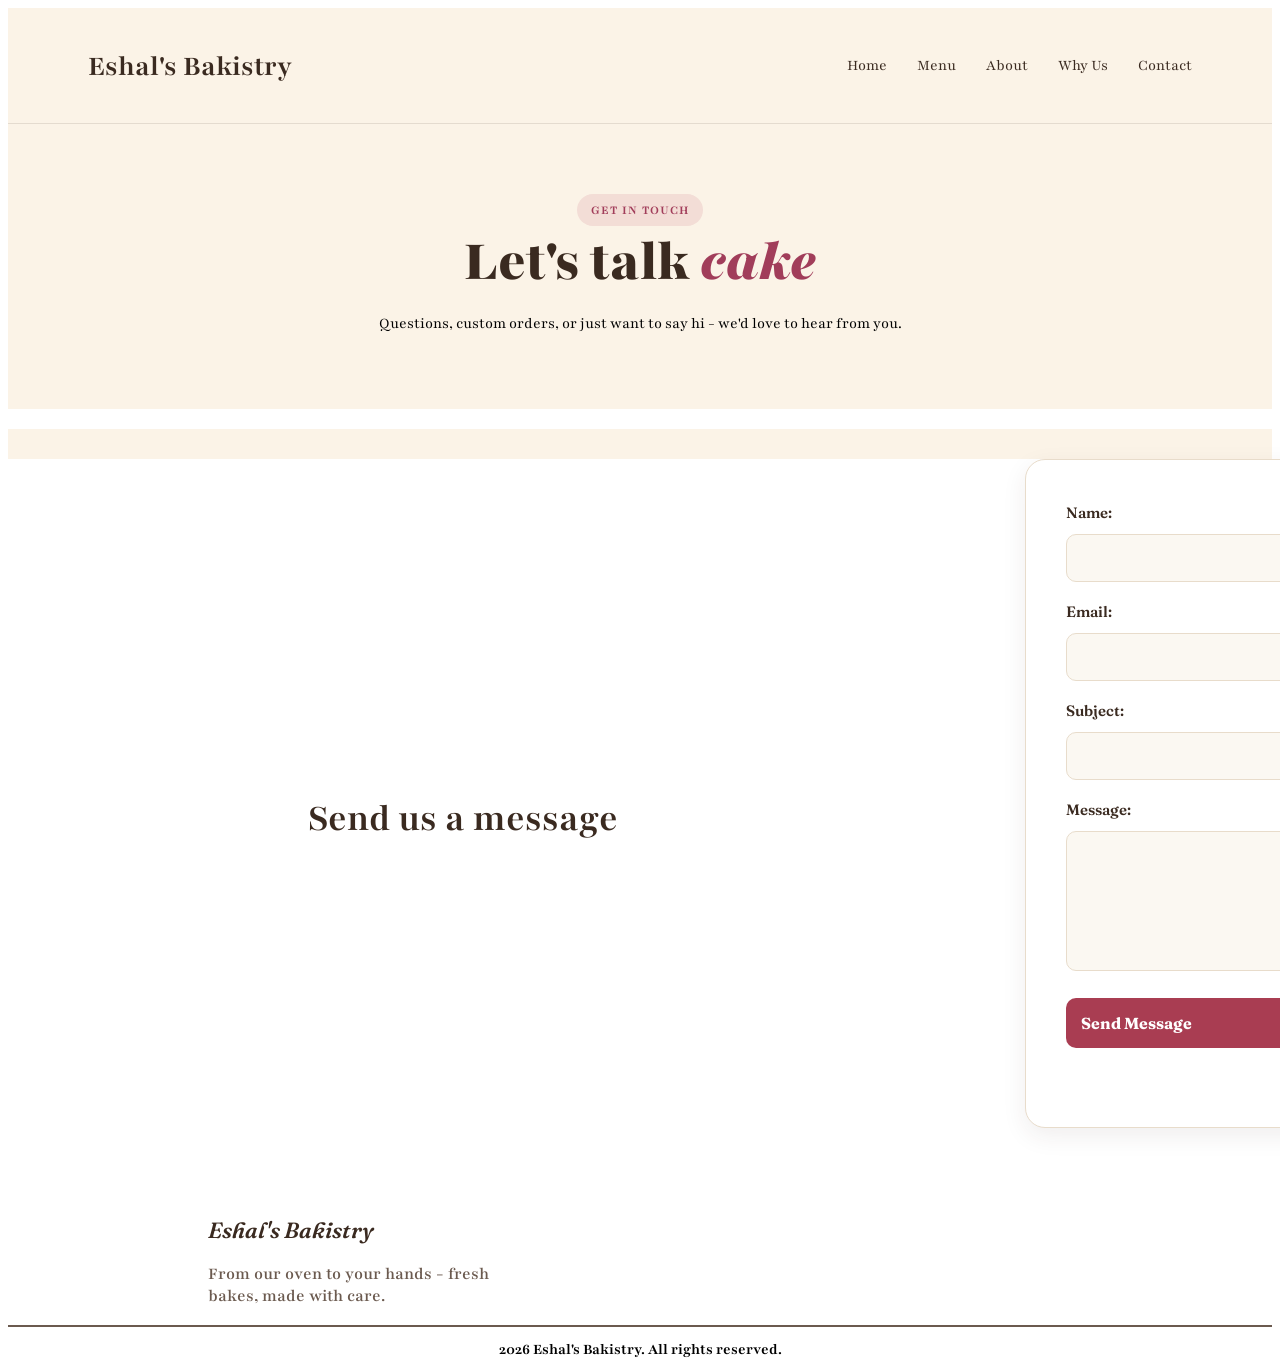
<file: contact.html>
<!DOCTYPE html>
<html>
    <head>
        <title>Contact Us</title>
         <link rel="stylesheet" href="styles.css">
        <link rel="stylesheet" href="styles.css">
        <link href="https://fonts.googleapis.com/css2?family=Playfair:ital,opsz,wght@0,5..1200,300..900;1,5..1200,300..900&family=Stardos+Stencil:wght@400;700&display=swap" rel="stylesheet">
        <link href="https://fonts.googleapis.com/css2?family=DM+Serif+Text:ital@0;1&family=Playfair:ital,opsz,wght@0,5..1200,300..900;1,5..1200,300..900&family=Stardos+Stencil:wght@400;700&display=swap" rel="stylesheet">
        <link href="https://fonts.googleapis.com/css2?family=DM+Serif+Text:ital@0;1&family=Fraunces:ital,opsz,wght@0,9..144,100..900;1,9..144,100..900&family=Playfair:ital,opsz,wght@0,5..1200,300..900;1,5..1200,300..900&family=Stardos+Stencil:wght@400;700&display=swap" rel="stylesheet">

    </head>

    <body>
    <header>

        <nav>
            <div class="section-heading"><h3>Eshal's Bakistry</h3></div>
            <div class="nav-menu">
                <a href="index.html">Home</a>
                <a href="menu.html">Menu</a>
                <a href="about.html">About</a>
                <a href="why.html">Why Us</a>
                <a href="contact.html">Contact</a>
            </div>
        </nav>
    </header>
 
        <section id="contact">
            <div class="contact-page">
                <span class="badge3">GET IN TOUCH </span>
                <h2>Let's talk <em>cake</em> </h2>
                <p>
                    Questions, custom orders, or just want to say hi - we'd love to hear from you.
                </p>

            </div>

            <div class="styling">

            </div>

            <div class="split-section2">
                <h1>Send us a message</h1>
                

                <div class="contact-form">

                    <form action="" method="POST" id="contact-form">
                        <label for="name">Name:</label>
                        <input type="text" id="name" name="name" required />

                        <label for="email">Email:</label>
                        <input type="email" id="email" name="email" required />

                        <label for="subject">Subject:</label>
                        <input type="text" id="subject" name="subject" required />

                        <label for="message">Message:</label>
                        <textarea id="message" name="message" rows="5" required></textarea>

                        <span class="button4">Send Message</span>
                        <p id="form-message"></p>
                    </form>
                </div>
            </div>
            <footer>
                <h1><i>Eshal's Bakistry</i></h1>
                <p>From our oven to your hands - fresh<br> bakes, made with care.</p>

                <div class="f2"></div>
                <div class="style-footer">
                    <h2>2026 Eshal's Bakistry. All rights reserved.</h2>
                </div>
            </footer>
        </section>
            
        </body>
</html>
</file>
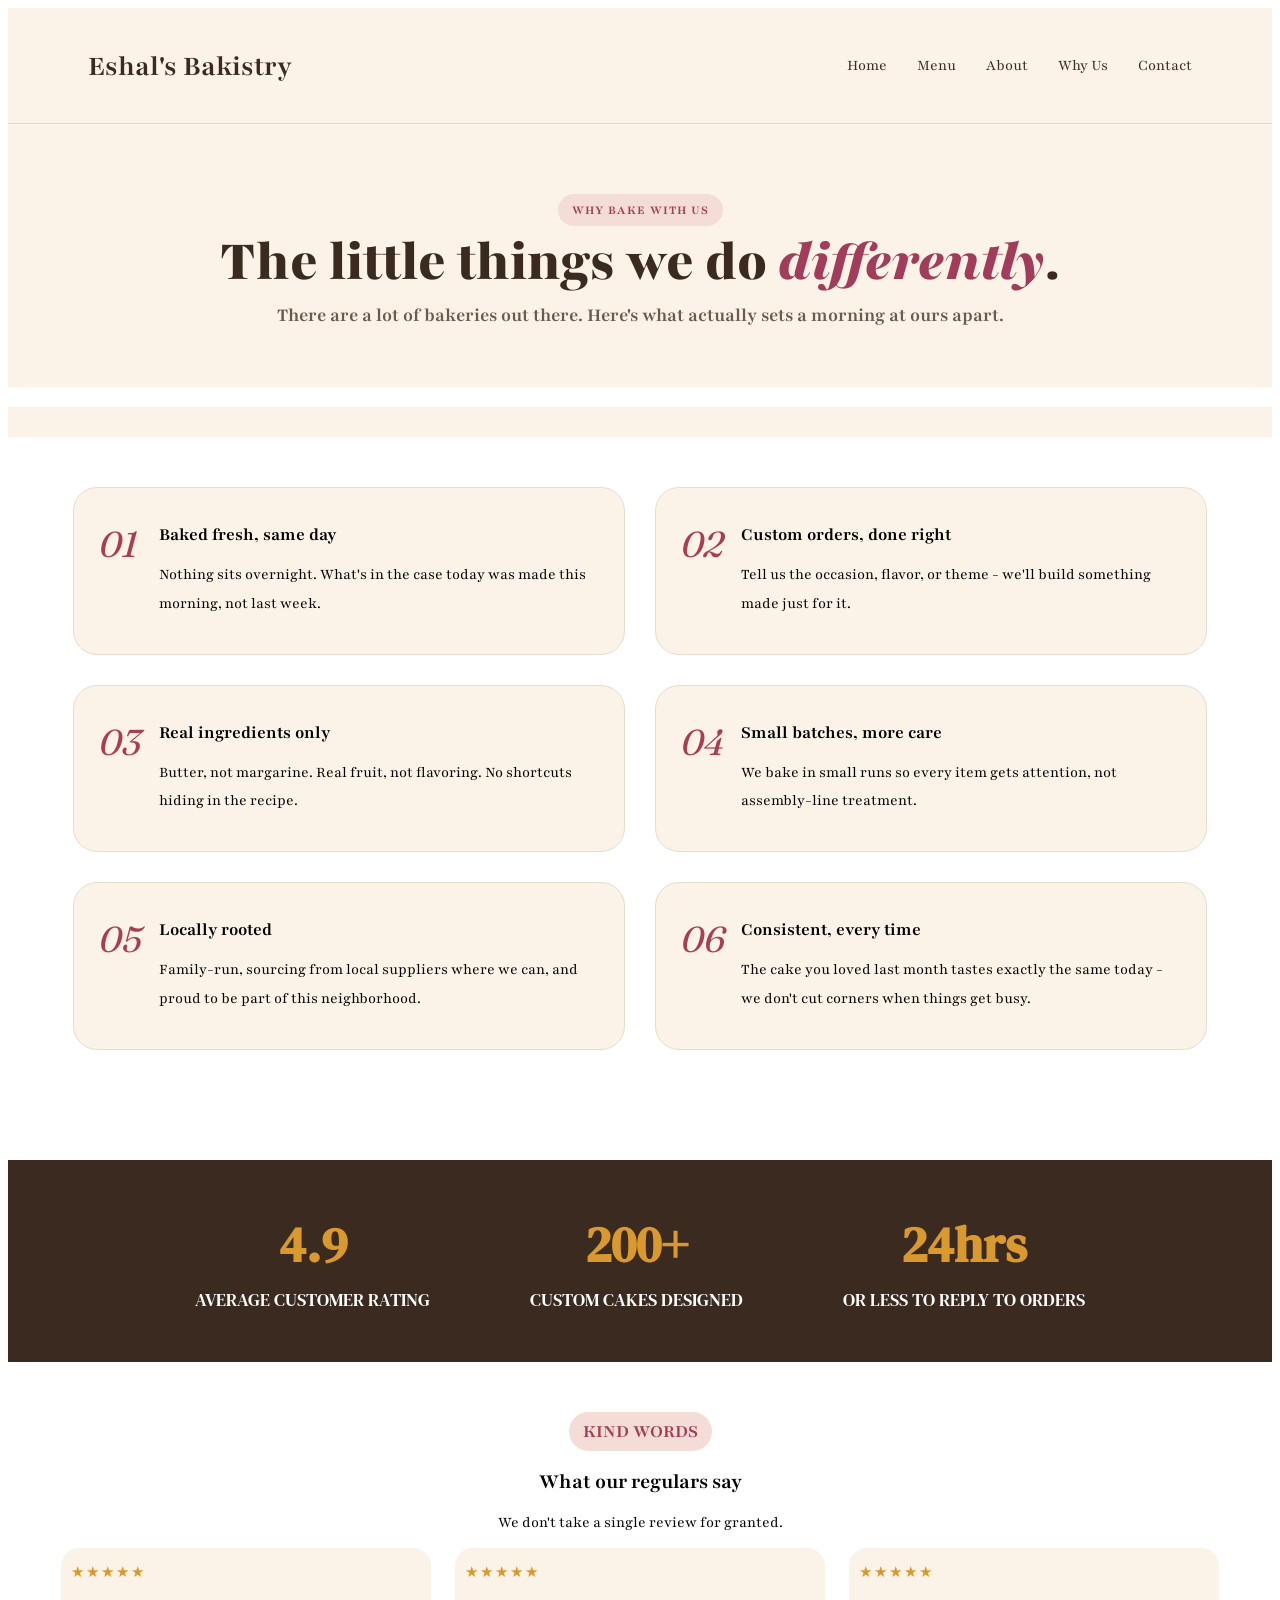
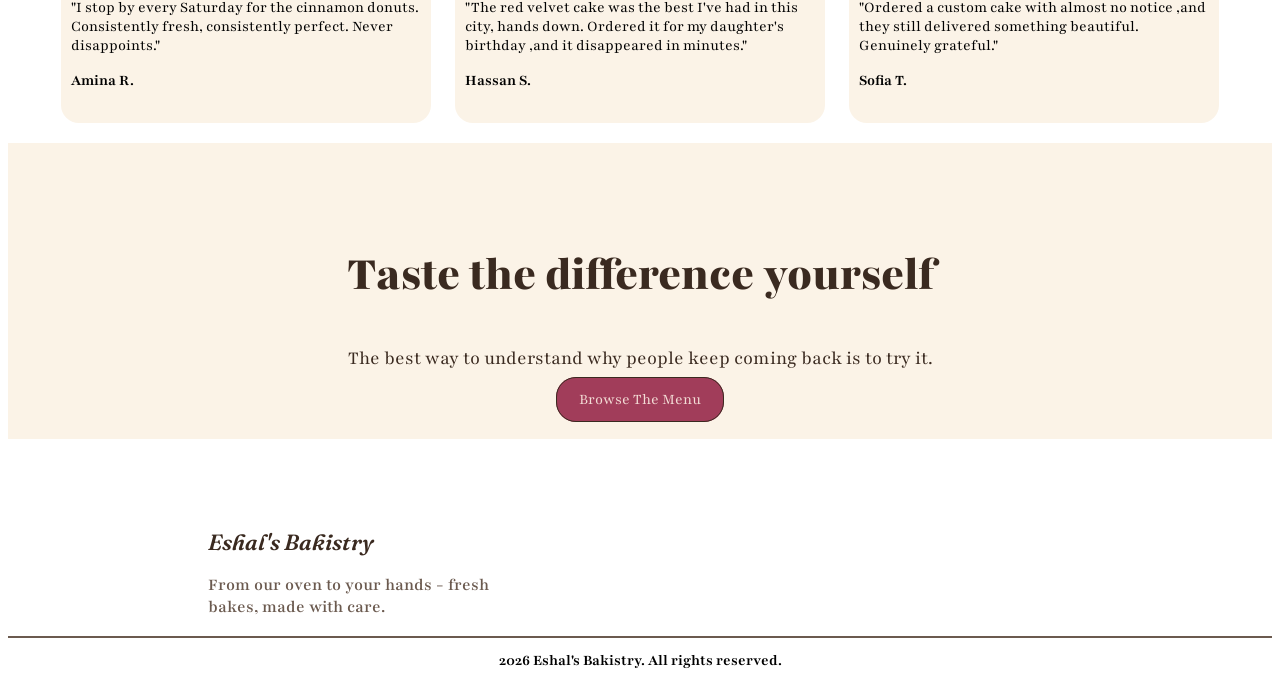
<file: why.html>
<!DOCTYPE html>
<html>
    <head>
        <title>
             Why Us
        </title>
         <link rel="stylesheet" href="styles.css">
        <link href="https://fonts.googleapis.com/css2?family=Playfair:ital,opsz,wght@0,5..1200,300..900;1,5..1200,300..900&family=Stardos+Stencil:wght@400;700&display=swap" rel="stylesheet">
        <link href="https://fonts.googleapis.com/css2?family=DM+Serif+Text:ital@0;1&family=Playfair:ital,opsz,wght@0,5..1200,300..900;1,5..1200,300..900&family=Stardos+Stencil:wght@400;700&display=swap" rel="stylesheet">
        <link href="https://fonts.googleapis.com/css2?family=DM+Serif+Text:ital@0;1&family=Fraunces:ital,opsz,wght@0,9..144,100..900;1,9..144,100..900&family=Playfair:ital,opsz,wght@0,5..1200,300..900;1,5..1200,300..900&family=Stardos+Stencil:wght@400;700&display=swap" rel="stylesheet">

    </head>
    <body>
    <header>

        <nav>
            <div class="section-heading"><h3>Eshal's Bakistry</h3></div>
            <div class="nav-menu">
                <a href="index.html">Home</a>
                <a href="menu.html">Menu</a>
                <a href="about.html">About</a>
                <a href="why.html">Why Us</a>
                <a href="contact.html">Contact</a>
            </div>
        </nav>
    </header>

    <section id="why-us">
        <div class="why-page">
            <span class="badge3">WHY BAKE WITH US</span>
            <h2>The little things we do <em>differently</em>.</h2>
            <p>
                There are a lot of bakeries out there. Here's what actually sets a morning at ours apart.
            </p>

        </div>

        <div class="styling"></div>


        <div class="why-container">

            <div class="why-page2">
                <span class="number">01</span>
                <div class="why3">

                    <h3>
                        Baked fresh, same day</h3>


                <p>Nothing sits overnight. What's in the case today was made this morning, not last week.</p>
            </div>
            </div>

            <div class="why-page2">
                <span class="number">02</span>
                <div class="why3">

                    <h3>Custom orders, done right</h3>

                <p>Tell us the occasion, flavor, or theme - we'll build something made just for it.</p>
            </div>
            </div>

            <div class="why-page2">
                <span class="number">03</span>
                <div class="why3">

                    <h3>Real ingredients only</h3>

                <p>Butter, not margarine. Real fruit, not flavoring. No shortcuts hiding in the recipe.</p>
            </div>
            </div>

            <div class="why-page2">
                <span class="number">04</span>
                <div class="why3">

                    <h3>Small batches, more care</h3>

                <p>We bake in small runs so every item gets attention, not assembly-line treatment.</p>
                </div>
            </div>


            <div class="why-page2">
                <span class="number">05</span>
                <div class="why3">

                    <h3>Locally rooted</h3>

                <p>Family-run, sourcing from local suppliers where we can, and proud to be part of this neighborhood.</p>
                </div>
            </div>

            <div class="why-page2">
                <span class="number">06</span>
                <div class="why3">

                    <h3>Consistent, every time</h3>

                <p>The cake you loved last month tastes exactly the same today - we don't cut corners when things get busy.

                </p>
                </div>
            </div>

        </div>

        <div class="stats-section">
            <div class="stats">
                <h1>4.9</h1>
                <p>AVERAGE CUSTOMER RATING</p>
            </div>

            <div class="stats">
                <h1>200+</h1>
                <p>CUSTOM CAKES DESIGNED</p>
            </div>


            <div class="stats">
                <h1>24hrs</h1>
                <p>OR LESS TO REPLY TO ORDERS</p>
            </div>
        </div>


<div class="cust-reviews">
    <span class="badge2">KIND WORDS</span>
    <h2>What our regulars say</h2>
    <p>We don't take a single review for granted.</p>
</div>

        <div class="customer-reviews">
            <div class="cust-cards">
                <div class="stars">&#9733;&#9733;&#9733;&#9733;&#9733;</div>
                <p>"I stop by every Saturday for the cinnamon donuts. Consistently fresh, consistently perfect. Never disappoints."</p>
                <h1>Amina R.</h1>
            </div>

            <div class="cust-cards">

                <div class="stars">&#9733;&#9733;&#9733;&#9733;&#9733;</div>
                <p>"The red velvet cake was the best I've had in this city, hands down. Ordered it for my daughter's birthday
                    ,and it disappeared in minutes."</p>
                <h1>Hassan S.</h1>
            </div>

            <div class="cust-cards">
                <div class="stars">&#9733;&#9733;&#9733;&#9733;&#9733;</div>
                <p>"Ordered a custom cake with almost no notice ,and they still delivered something beautiful. Genuinely grateful."</p>
                <h1>Sofia T.</h1>
            </div>

        </div>
           <div class="styling"></div>

        <div class="about2">
            <h1>
                Taste the difference yourself
            </h1>

            <p>The best way to understand why people keep coming back is to try it.</p>

            <span class="button3">Browse The Menu</span>
        </div>

        <footer>
            <h1><i>Eshal's Bakistry</i></h1>
            <p>From our oven to your hands - fresh<br> bakes, made with care.</p>

            <div class="f2"></div>
            <div class="style-footer">
                <h2>2026 Eshal's Bakistry. All rights reserved.</h2>
            </div>
        </footer>
    </section>
    </body>
</html>
</file>
<file: styles.css>
nav{
            display: flex;
            height: 75px;
            justify-content: space-between;

            align-items: center;

            padding: 20px 80px;
            border-bottom: 1px solid rgba(58,42,32,0.12);
            background: #FBF3E7;

        }

        .nav-menu {
            display: flex;

            gap: 30px;
        }

        .nav-menu a {
            text-decoration: none;
            color: #3A2A20;

        }
        .section-heading h3{
            font-size:30px;
            color:#3A2A20;
        }

       .homepage-section1{
           padding-bottom: 40px;
       }

        .split-section{
            display: grid;
            grid-template-columns: 1.1fr 0.9fr;
            gap: 48px;
            align-items: center;
            background-color:#FBF3E7;
        }
        .badge{
            display: inline-block;
            background: #f3ddd6;
            color: #a13d5a;
            font-size: 13px;
            font-weight: 700;
            letter-spacing: 1px;
            padding: 8px 14px;
            border-radius: 20px;
            margin-left:300px;
            margin-top:100px;
            margin-bottom:20px;
        }

        .homepage-section1 h3{
            font-weight: 800;
            font-size:70px;
            margin-left:300px;
            color: #3A2A20;
            margin-top:0;
            margin-bottom: 20px;


        }

        h3 em{
            color: #a13d5a;
            font-style: italic;
        }

        .homepage-section2 img {
            width: 380px;
            max-width: 100%;
            height: auto;
            display: block;
        }

        .homepage-section1 p{
            font-size:22px;
            margin-left:300px;
            margin-top:20px;
            text-align:left;
            line-height: 1.6;
            color:#6b5a4f;

        }

        body{
            font-family:"Playfair",sans-serif;
        }


        .button1{
              color:white;
              background-color: #a13d5a;
              border-radius:20px;
              padding:12px 22px;
              margin-left:300px;
              margin-top:30px;

          }

        .button2{
            color:#3A2A20;
            background-color: transparent;
            border-radius:20px;
            padding:12px 22px;
            border: 1px solid #3A2A20;
        }

       .featured-items{
           background-color:white;
           justify-content:center;
           text-align:center;

       }

       .badge2{
           display: inline-block;
           background: #f3ddd6;
           color: #a13d5a;
           padding: 8px 14px;
           border-radius: 20px;
           margin-top:50px;
           font-weight:bold;
           font-size:19px;


       }

      .featured-items h2{
          font-size:35px;
          font-weight:800;
      }

       .featured-items p{
           font-size:22px;
           color:#6b5a4f;

       }

       .featured-cards{
           justify-content:center;
           display:flex;
           align-items: flex-start;
           gap: 24px;
           flex-wrap: wrap;


       }

       .featured-card h1{
           font-size:22px;
           font-weight:800;
           margin-top:0;
           text-align: center;
       }

        .featured-card p {
            font-size: 19px;
            color: #6b5a4f;
            text-align: center;

        }
        .featured-card{
            width:350px;
            height:290px;
            background-color:#FBF3E7;
            border-radius:18px;
            padding-top: 15px;
            padding-left:10px;
            padding-right:10px;

        }
        .featured-card img{
            display:block;
            margin:15px auto 8px;


        }

        .stats-section{
            background-color:#3A2A20;
            color:#D9992E;
            display: flex;
            justify-content: center;
            align-items: center;
            margin-top:60px;
            gap:100px;
            padding: 50px 20px;


        }
        .stats {
            display: flex;
            flex-direction: column;
            align-items: center;
            text-align: center;
        }

        .stats h1{
            font-size:50px;
            gap:70px;
            font-weight:800;
            margin: 0 0 8px 0;
            font-family: "DM Serif Text",sans-serif;
        }

        .stats p{
            color:white;
            text-align: center;
            font-size:18px;
            font-weight: 500;
            margin:0;
            font-family: "DM Serif Text",sans-serif ;
        }

        footer h1 {
            color: #3A2A20;
            font-size: 22px;
            font-family: 'Fraunces', serif;
            text-align: left;
            margin-left: 200px;
            font-weight: 600;
            padding-top: 70px;

        }

        footer p{
            color: #6b5a4f;
            font-size: 18px;
            text-align: left;
            font-weight:600;
            margin-left:200px;
        }
        .f2{
            margin-top:15px;
            border:1px solid #6b5a4f;
        }
        .style-footer h2{
            text-align: center;
            font-size:16px;
        }
        /* MENU */
        .why-page,
        .about-page,
        .menu-page {
            background-color: #FBF3E7;
            text-align: center;
            padding-bottom: 60px;
        }

        .badge3 {
            display: inline-block;
            background: #f3ddd6;
            color: #a13d5a;
            font-size: 13px;
            font-weight: 700;
            letter-spacing: 1px;
            padding: 8px 14px;
            border-radius: 20px;
            margin-top: 70px;
        }
        .why-page h2,
        .about-page h2,
        .contact-page h2,
        .menu-page h2 {
            font-size: 60px;
            font-weight: 900;
            margin: 0;
            color: #3A2A20;
        }

        h2 em {
            color: #a13d5a;
        }
        .why-page p,
        .about-page p,
        .menu-page p {
            font-size: 20px;
            color: #6b5a4f;
            margin: 5px 0 0;
            font-weight: bold;
        }

        .why-container,
        .menu-container {
            display: grid;
            grid-template-columns: 500px 500px;
            gap: 15px 30px;
            justify-content: center;
            padding-bottom:50px;
        }

        .why-page2,
        .menu-cake {
            border-radius: 20px;
            width: 500px;
            grid-template-columns: 100px 1fr;
        }

        .cake-header img {
            grid-column: 1;
            grid-row: 1 / span 2;
        }

        .why3,
        .cake-header {
            display: flex;
            align-items: center;
            gap: 15px;
        }


        .cakes{
            font-size: 30px;
            margin-left: 70px;
        }


        .cakes h1 {
            font-size: 60px;
            margin-left: 200px;
        }

        .menu-cake h3 {
            grid-column: 2;
            grid-row: 1;
            font-size: 28px;
            font-weight: 800;
            color: #3A2A20;
            margin: 0;
        }

        .menu-cake p {
            grid-column: 2;
            grid-row: 1;
            font-size: 18px;
            color: #6b5a4f;
            margin: 0 0 0 135px;
        }
        .menu-cake:hover {
            background-color: #f3ddd6;
        }

        /*Cupcake*/
        .bg-color{
            background-color:#FBF3E7 ;
            padding-top:30px;
        }
        .donuts h1,
        .cupcakes h1{
            font-size: 60px;
            margin-left:298px;
        }
        .menu-donut p,
        .menu-cupcake p{
            font-size: 18px;
            color: #6b5a4f;
            margin:0 0 0 125px;
        }
        .donut-header,
        .cupcake-header{
            display: flex;
            align-items: center;
            gap: 15px;

        }

        .cupcake-header h3{
            font-size: 28px;
            font-weight: 800;
            color: #3A2A20;
            margin-left:30px;

        }
        .donut-header img,
        .cupcake-header img {
           margin-left:20px;
        }

        .menu-cupcake{
            background-color:#FBF3E7 ;
            border-radius: 20px;
            width: 500px;
            padding: 15px;
        }

        .menu-cupcake:hover{
          background-color: #ece5d9;
        }


        /*Donuts*/
       .menu-donut{
           border-radius: 20px;
           width: 500px;
           padding: 15px;

       }

       .donut-header h1{
           font-size: 28px;
           font-weight: 800;
           color: #3A2A20;
           margin-left:30px;

       }
      .menu-donut:hover{
          background-color: #f3ddd6;
      }



        /* ABOUT */
        #about{
            background-color: #ffff;
        }

        .about-section2{
            padding-bottom: 20px;
            padding-top:40px;

        }

        .split-section2{
            display: grid;
            grid-template-columns: 1.1fr 0.9fr;
            gap: 48px;
            align-items: center;

        }

        .about-section2 h3{
            font-weight: 800;
            font-size:50px;
            margin-left:300px;
            color: #3A2A20;
            margin-top:0;
            margin-bottom: 20px;


        }

        h3 em{
            color: #a13d5a;
            font-style: italic;
        }

        .about-section2 img {
            width: 280px;
            max-width: 100%;
            height: auto;
            display: block;
        }

        .about-section2 p{
            font-size:19px;
            margin-left:300px;
            margin-top:20px;
            text-align:left;
            line-height: 1.6;
            color:#6b5a4f;

        }
        .time-line{
            background-color:#3A2A20;
            color:#D9992E;
            display: flex;
            justify-content: center;
            align-items: center;
            margin-top:60px;
            gap:100px;
            padding: 70px 50px;
            width:auto;

        }
        .t-stats {
            display: flex;
            flex-direction: column;
            align-items: center;
            text-align: center;
        }

        .t-stats h1{
            font-size:50px;
            gap:70px;
            font-weight:400;
            margin: 0 0 8px 0;
            font-family: "DM Serif Text",sans-serif;
        }

        .t-stats p{
            color:white;
            text-align: center;
            font-size:18px;
            font-weight: 200;
            margin:0;

        }


        .about2{
            background-color:#FBF3E7;
            padding-top:30px;
            text-align:center;
            padding-bottom:30px;


        }

        .about2 h1{
            font-size:50px;
            font-weight: 900;
            color:#3A2A20;
        }
        .about2 p{
            font-size:20px;
            color:#3A2A20;

        }
        .button3{
            color:#f3ddd6;
            background-color: #a13d5a;
            border-radius:20px;
            padding:12px 22px;
            border: 1px solid #3A2A20;

        }
        .spacing{
            padding-top:80px;
        }


        /* WHY US */
        .number{
            font-family: "Fraunces", Georgia, serif;
            font-style: italic;
            font-size: 30px;
            line-height: 1;
            color: #A93D52;
        }
        .why-container{
            display: grid;
            grid-template-columns: repeat(2, 1fr);
            gap: 30px ;
            max-width: 1050px;
            margin: 50px auto 0;
            position: relative;
            z-index: 1;


        }


        .why-page2 {
            display: grid;
            grid-template-columns: 45px 1fr;
            align-items: start;
            column-gap: 15px;

            padding: 35px 25px;
            background-color: #FBF3E7;
            border: 1px solid #E8DCCB;
            border-radius: 24px;

            transition: box-shadow 0.25s ease, transform 0.25s ease;
        }

        .why-page2 .number {
            font-family: "Fraunces", Georgia, serif;
            font-style: italic;
            font-size: 36px;
            line-height: 1.2;
            color: #A93D52;
        }

        .why3 {
            display: flex;
            flex-direction: column;
            align-items: flex-start;
        }

        .why3 h3 {
            margin:0px;
            text-align: left;
        }

        .why3 p {
            margin: 0;
            text-align: left;
            line-height: 1.8;
        }

        /*CONTACT*/
        .split-section2 h1{
            margin-left:300px;
            color:#3A2A20;
            font-weight:bold;
            padding-top: 50px;
            font-size: 40px;
        }

        .contact-page {
            background-color: #FBF3E7;
            text-align: center;
            padding-bottom: 60px;
        }

        .styling{

            height: 30px;
            margin-top:20px;
            background-color: #FBF3E7;
        }

        /* CONTACT FORM ONLY */

        .contact-form {
            max-width: 600px;
            width: 60%;
            background-color: #FFFFFF;
            margin-left: 300px;
            padding: 35px 40px;
            border: 1px solid #E8DCCB;
            border-radius: 20px;
            box-sizing: border-box;
            box-shadow: 0 8px 25px rgba(58, 42, 32, 0.08);
        }

        .contact-form form {
            display: flex;
            flex-direction: column;
            gap: 12px;
        }

        .contact-form label {
            font-family: 'Fraunces', serif;
            font-size: 15px;
            font-weight: 600;
            color: #3A2A20;
            margin-top: 8px;
        }

        .contact-form input,
        .contact-form textarea {
            width: 100%;
            padding: 14px 16px;
            border: 1px solid #E8DCCB;
            border-radius: 10px;
            box-sizing: border-box;
            color: #3A2A20;
            font-family: 'Playfair', serif;
            font-size: 15px;
            background-color: #FBF8F2;
            outline: none;
            transition: all 0.3s ease;
        }

        .contact-form input::placeholder,
        .contact-form textarea::placeholder {
            color: #AA9A8A;
        }

        .contact-form input:focus,
        .contact-form textarea:focus {
            border-color: #A93D52;
            background-color: #FFFFFF;
            box-shadow: 0 0 0 3px rgba(169, 61, 82, 0.10);
        }

        .contact-form textarea {
            resize: vertical;
            min-height: 140px;
        }

        /* SEND BUTTON */

        .button4 {
            display: block;
            width: 100%;
            margin-top: 15px;
            padding: 15px;
            background-color: #A93D52;
            color: white;
            border: none;
            border-radius: 10px;
            font-family: 'Fraunces', serif;
            font-size: 16px;
            font-weight: bold;
            cursor: pointer;
            transition: 0.3s ease;
        }

        .button4:hover {
            background-color: #823044;
            transform: translateY(-2px);
            box-shadow: 0 5px 15px rgba(169, 61, 82, 0.2);
        }

        /* RESPONSIVE FORM */

        @media (max-width: 768px) {
            .contact-form {
                width: 90%;
                margin: 20px auto;
                padding: 25px;
            }
        }

        /* WHY US PAGE CUSTOMER REVIEWS SECTION */

        .cust-reviews{
            background-color:white;
            justify-content:center;
            text-align:center;

        }
        .cust-reviews h2{
            font-size: 22px;

        }
        .customer-reviews{
            justify-content:center;
            display:flex;
            align-items: flex-start;
            gap: 24px;
            flex-wrap: wrap;

        }
        .cust-cards h1{
            font-size: 16px;
            font-weight:bold;
        }
        .cust-cards .stars{
            color:#D9992E;   /* gold */
            font-size: 0.95rem;
            margin-bottom: 14px;
            letter-spacing: 2px;
        }
        .cust-cards{
            width:350px;
            height:160px;
            background-color:#FBF3E7;
            border-radius:18px;
            padding-top: 15px;
            padding-left:10px;
            padding-right:10px;

        }
</file>
